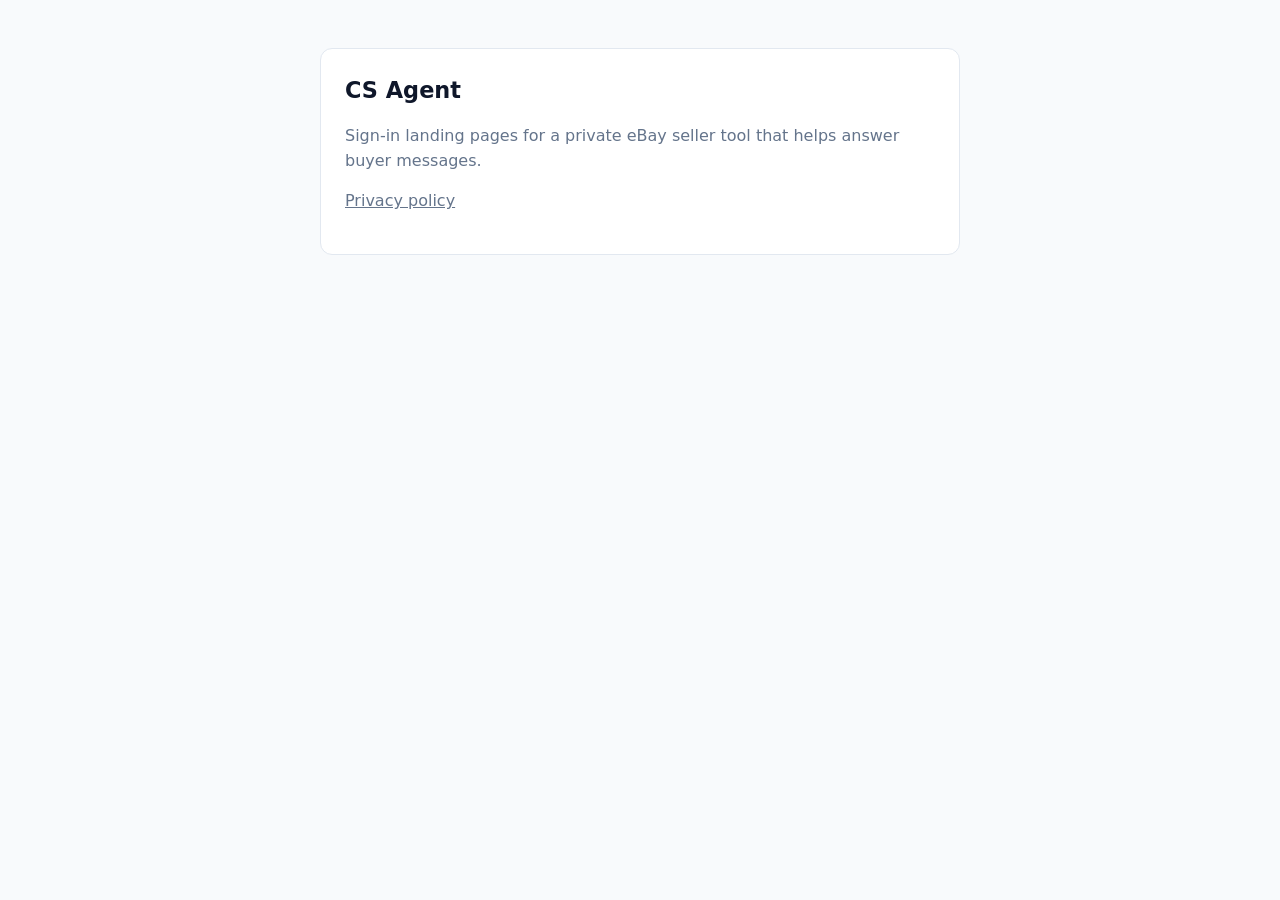
<file: index.html>
<!doctype html>
<html lang="en">
<head>
<meta charset="utf-8">
<meta name="viewport" content="width=device-width, initial-scale=1">
<title>CS Agent</title>
<link rel="stylesheet" href="/style.css">
</head>
<body>
<main>
  <div class="card">
    <h1>CS Agent</h1>
    <p>Sign-in landing pages for a private eBay seller tool that helps answer buyer messages.</p>
    <p><a href="/privacy.html">Privacy policy</a></p>
  </div>
</main>
</body>
</html>
</file>
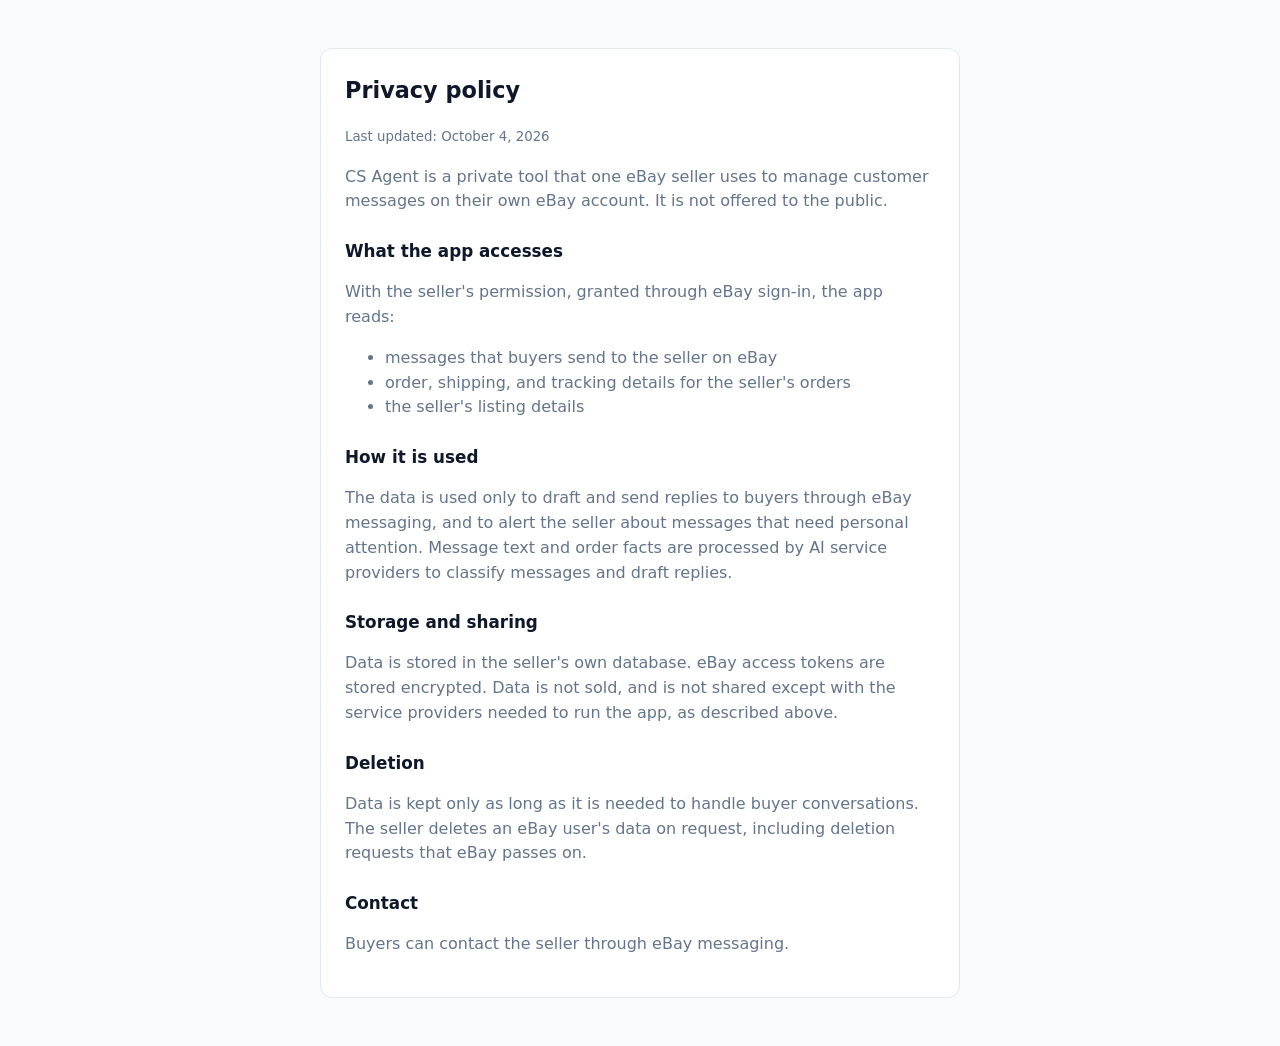
<file: privacy.html>
<!doctype html>
<html lang="en">
<head>
<meta charset="utf-8">
<meta name="viewport" content="width=device-width, initial-scale=1">
<title>Privacy policy · CS Agent</title>
<link rel="stylesheet" href="/style.css">
</head>
<body>
<main>
  <div class="card">
    <h1>Privacy policy</h1>
    <p><small>Last updated: October 4, 2026</small></p>

    <p>CS Agent is a private tool that one eBay seller uses to manage customer messages on
      their own eBay account. It is not offered to the public.</p>

    <h2>What the app accesses</h2>
    <p>With the seller's permission, granted through eBay sign-in, the app reads:</p>
    <ul>
      <li>messages that buyers send to the seller on eBay</li>
      <li>order, shipping, and tracking details for the seller's orders</li>
      <li>the seller's listing details</li>
    </ul>

    <h2>How it is used</h2>
    <p>The data is used only to draft and send replies to buyers through eBay messaging, and to
      alert the seller about messages that need personal attention. Message text and order facts
      are processed by AI service providers to classify messages and draft replies.</p>

    <h2>Storage and sharing</h2>
    <p>Data is stored in the seller's own database. eBay access tokens are stored encrypted.
      Data is not sold, and is not shared except with the service providers needed to run the
      app, as described above.</p>

    <h2>Deletion</h2>
    <p>Data is kept only as long as it is needed to handle buyer conversations. The seller deletes
      an eBay user's data on request, including deletion requests that eBay passes on.</p>

    <h2>Contact</h2>
    <p>Buyers can contact the seller through eBay messaging.</p>
  </div>
</main>
</body>
</html>
</file>
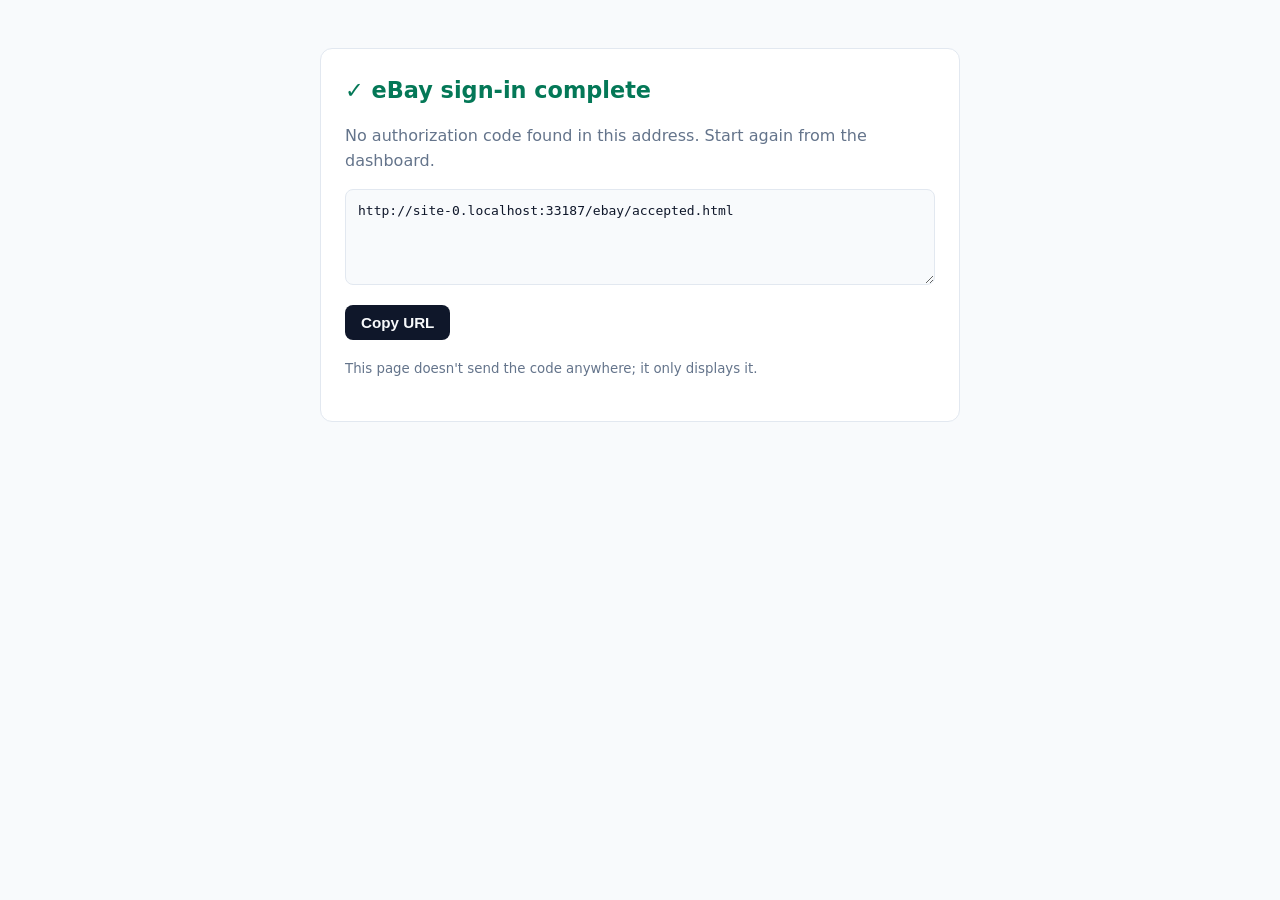
<file: ebay/accepted.html>
<!doctype html>
<html lang="en">
<head>
<meta charset="utf-8">
<meta name="viewport" content="width=device-width, initial-scale=1">
<!-- The address bar holds a one-time eBay authorization code; never leak it via Referer. -->
<meta name="referrer" content="no-referrer">
<meta name="robots" content="noindex">
<title>eBay sign-in complete</title>
<link rel="stylesheet" href="/style.css">
</head>
<body>
<main>
  <div class="card">
    <h1 class="ok">✓ eBay sign-in complete</h1>
    <p id="instructions">Copy the full address below and paste it into the CS Agent dashboard
      (<b>Settings → eBay connection</b>), then click <b>Connect</b>. It expires in a few minutes.</p>
    <textarea id="url" class="url" readonly></textarea>
    <button id="copy" type="button">Copy URL</button>
    <p><small>This page doesn't send the code anywhere; it only displays it.</small></p>
  </div>
</main>
<script>
  const box = document.getElementById('url');
  const btn = document.getElementById('copy');
  box.value = location.href;
  if (!new URLSearchParams(location.search).has('code')) {
    document.getElementById('instructions').textContent =
      'No authorization code found in this address. Start again from the dashboard.';
  }
  btn.addEventListener('click', async () => {
    try { await navigator.clipboard.writeText(location.href); }
    catch { box.select(); document.execCommand('copy'); }
    btn.textContent = 'Copied ✓';
  });
</script>
</body>
</html>
</file>
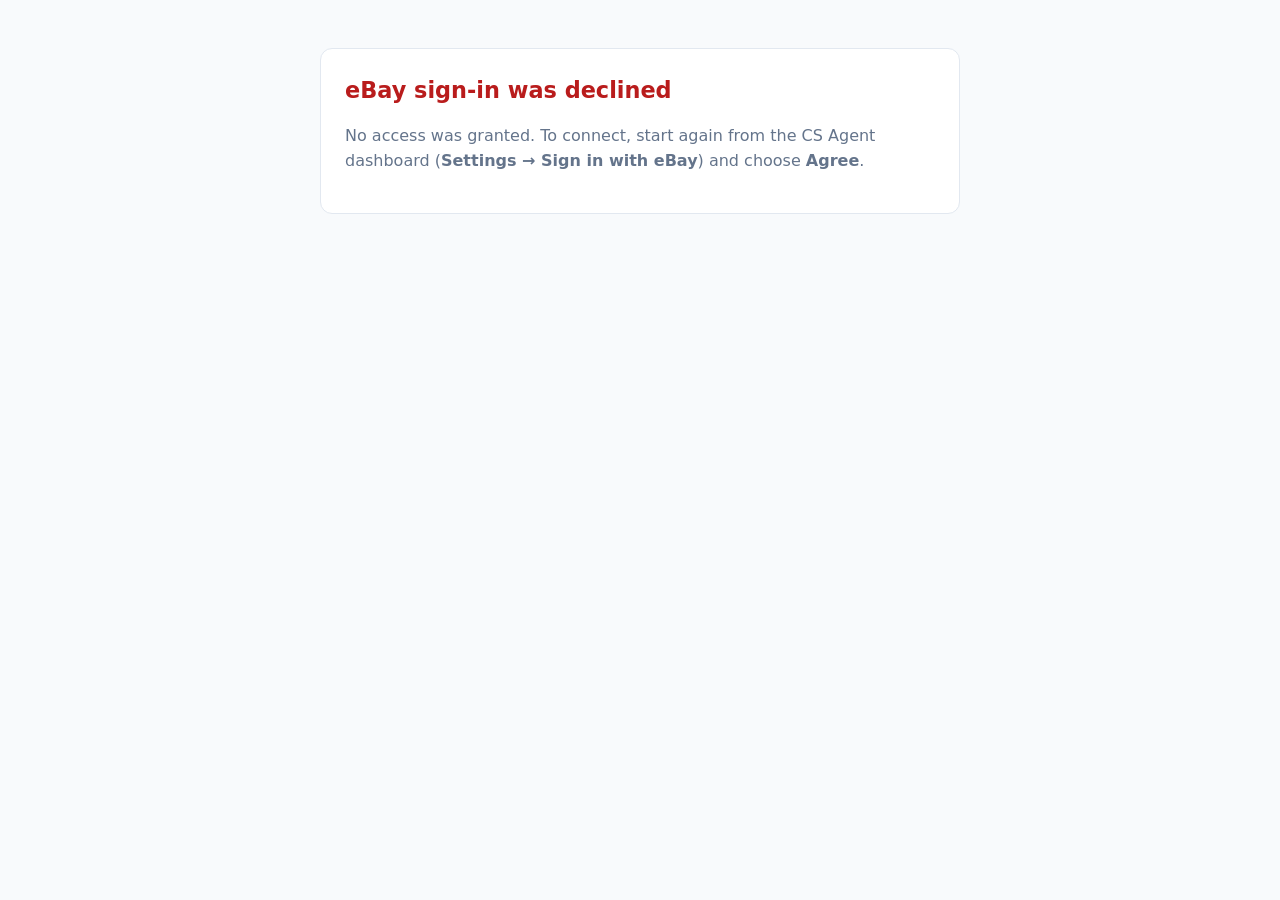
<file: ebay/declined.html>
<!doctype html>
<html lang="en">
<head>
<meta charset="utf-8">
<meta name="viewport" content="width=device-width, initial-scale=1">
<meta name="referrer" content="no-referrer">
<meta name="robots" content="noindex">
<title>eBay sign-in declined</title>
<link rel="stylesheet" href="/style.css">
</head>
<body>
<main>
  <div class="card">
    <h1 class="bad">eBay sign-in was declined</h1>
    <p>No access was granted. To connect, start again from the CS Agent dashboard
      (<b>Settings → Sign in with eBay</b>) and choose <b>Agree</b>.</p>
  </div>
</main>
</body>
</html>
</file>
<file: style.css>
:root { --bg: #f8fafc; --card: #fff; --text: #0f172a; --muted: #64748b; --line: #e2e8f0;
        --ok: #047857; --bad: #b91c1c; --accent: #0f172a; }
@media (prefers-color-scheme: dark) {
  :root { --bg: #0b1220; --card: #111a2e; --text: #e2e8f0; --muted: #94a3b8; --line: #1e293b;
          --ok: #34d399; --bad: #f87171; --accent: #e2e8f0; }
}
* { box-sizing: border-box; }
body { margin: 0; background: var(--bg); color: var(--text);
       font: 16px/1.55 system-ui, -apple-system, "Segoe UI", Roboto, sans-serif; }
main { max-width: 42rem; margin: 0 auto; padding: 3rem 1rem; }
.card { background: var(--card); border: 1px solid var(--line); border-radius: 12px; padding: 1.5rem; }
h1 { font-size: 1.4rem; margin: 0 0 .5rem; }
h2 { font-size: 1.05rem; margin: 1.5rem 0 .25rem; }
p, li { color: var(--muted); }
.ok { color: var(--ok); } .bad { color: var(--bad); }
.url { width: 100%; font: 13px/1.4 ui-monospace, SFMono-Regular, Menlo, monospace; padding: .75rem;
       border: 1px solid var(--line); border-radius: 8px; background: var(--bg); color: var(--text);
       resize: vertical; min-height: 6rem; word-break: break-all; }
button { margin-top: .75rem; padding: .55rem 1rem; border: 0; border-radius: 8px; cursor: pointer;
         background: var(--accent); color: var(--bg); font-weight: 600; font-size: .95rem; }
small { color: var(--muted); }
a { color: inherit; }
</file>
